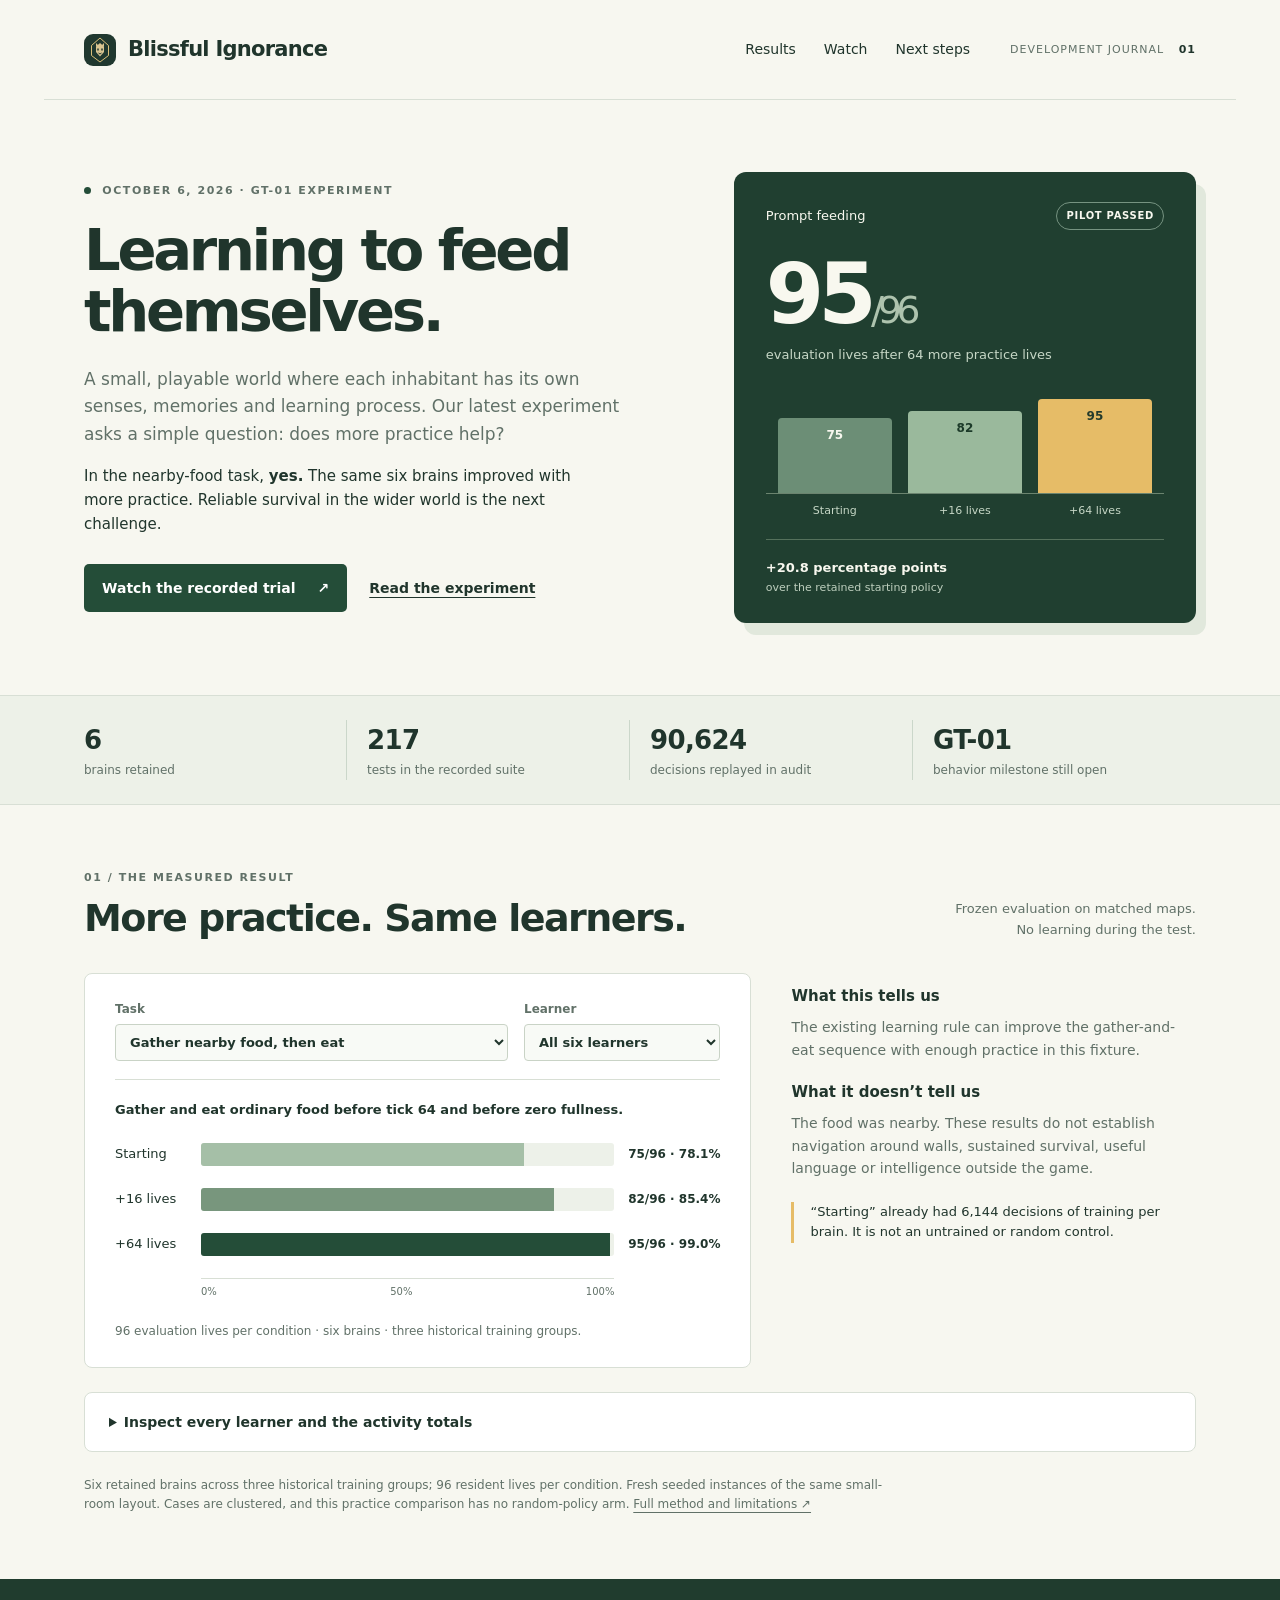
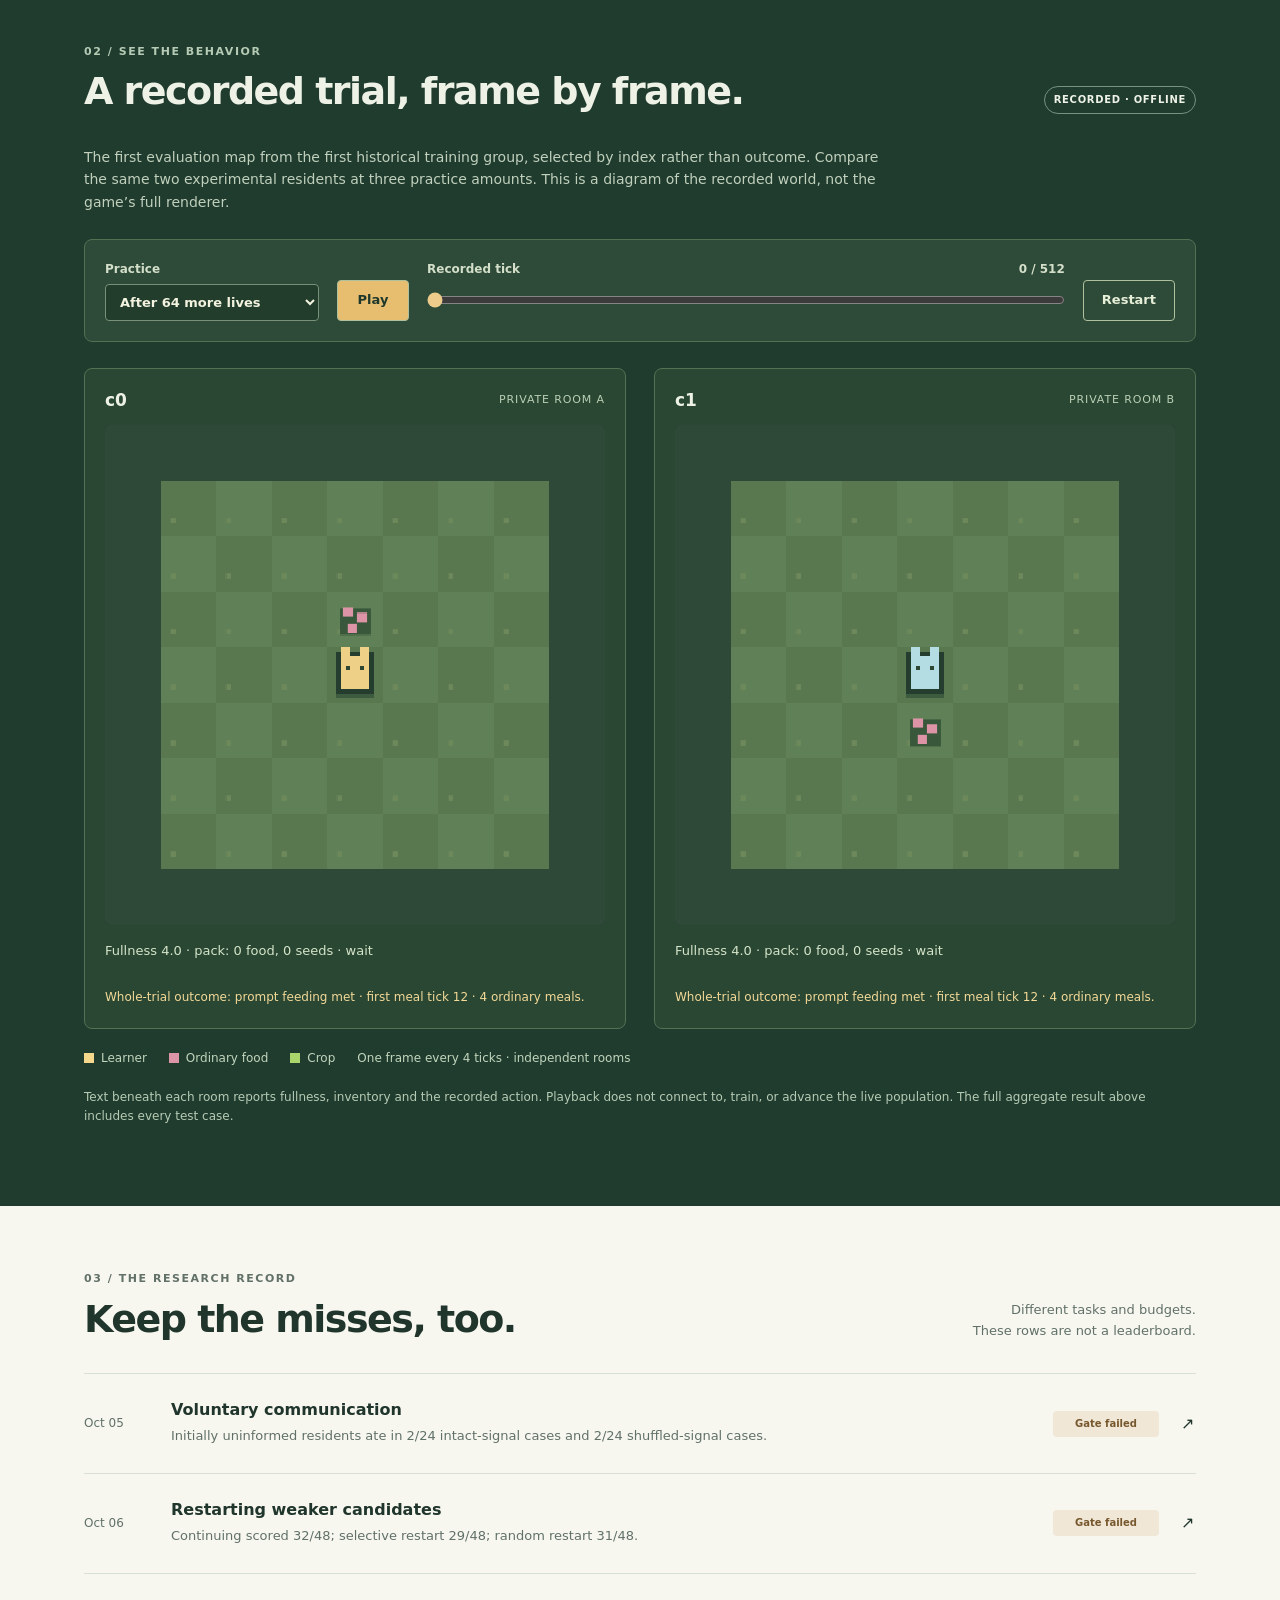
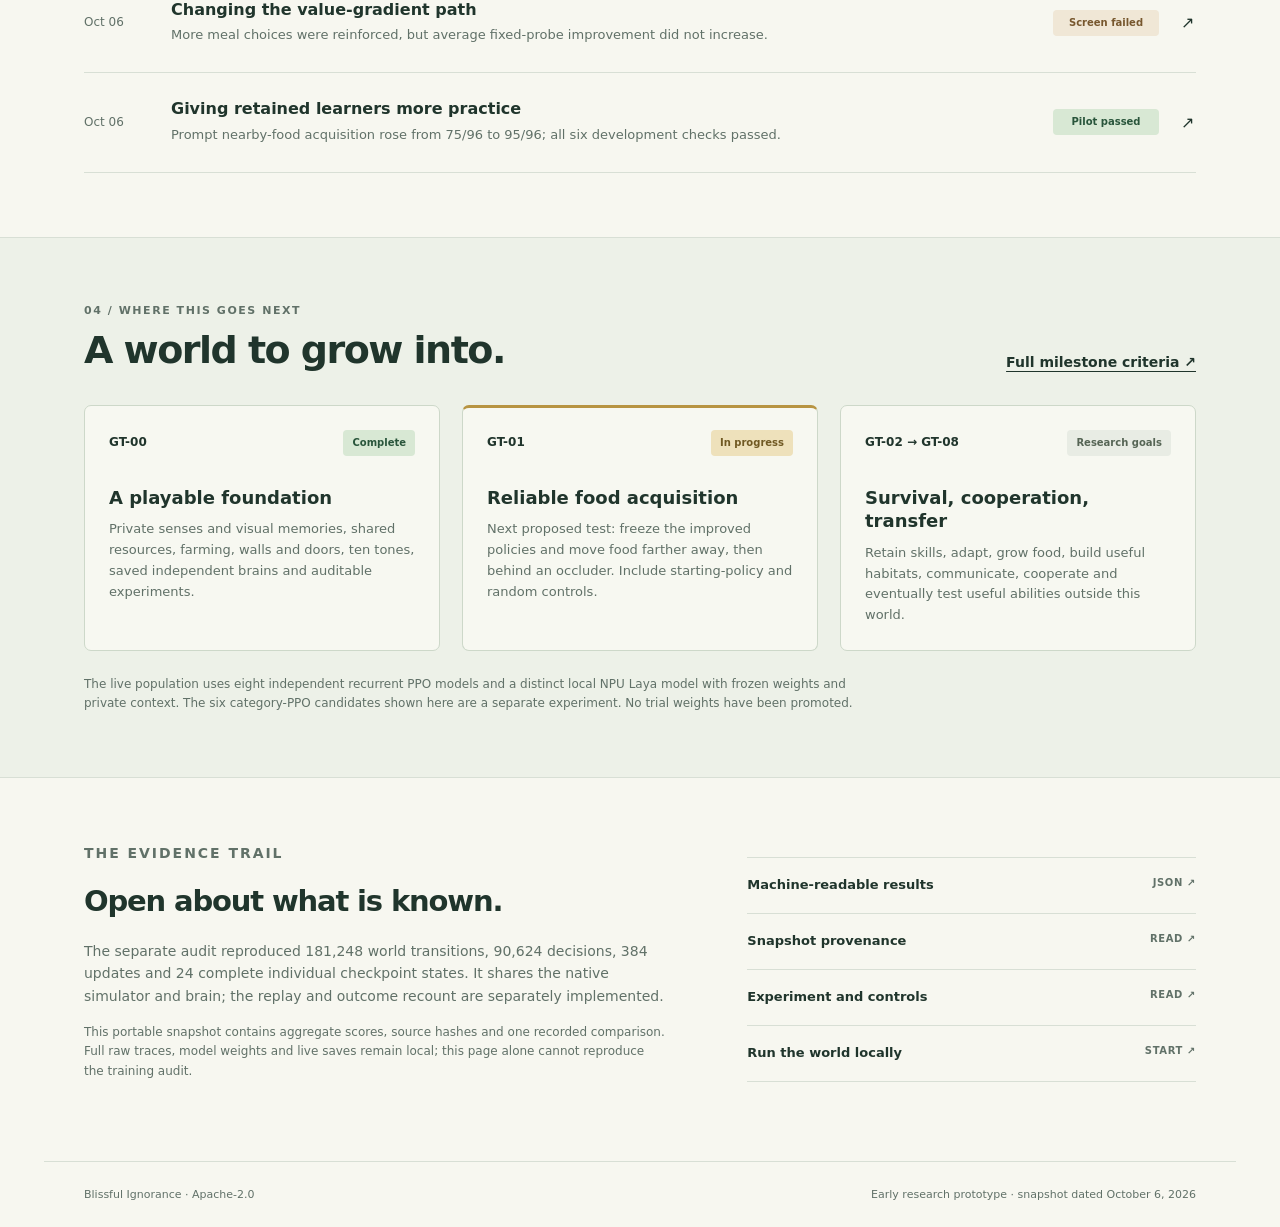
<file: docs/progress/index.html>
<!doctype html>
<html lang="en">
<head>
  <meta charset="utf-8">
  <meta name="viewport" content="width=device-width, initial-scale=1">
  <meta name="description" content="Measured progress in a small world of independent learning agents. Explore feeding results, every learner, and an actual recorded evaluation.">
  <meta http-equiv="Content-Security-Policy" content="default-src 'none'; script-src 'self'; style-src 'self' 'unsafe-inline'; img-src 'self' data:; connect-src 'none'; base-uri 'none'; form-action 'none'">
  <title>Blissful Ignorance · Progress</title>
  <link rel="icon" href="../../web/icon.svg" type="image/svg+xml">
  <link rel="stylesheet" href="progress.css">
  <script src="results.js" defer></script>
  <script src="replay.js" defer></script>
  <script src="progress.js" defer></script>
</head>
<body>
  <a class="skip" href="#main">Skip to progress</a>
  <header class="masthead wrap">
    <a class="brand" href="../../README.md"><img src="../../web/icon.svg" width="32" height="32" alt=""><span>Blissful Ignorance</span></a>
    <nav aria-label="Page sections"><a href="../../" id="world-link" hidden>← The world</a><a href="#results">Results</a><a href="#replay">Watch</a><a href="#roadmap">Next steps</a></nav>
    <span class="edition">Development journal <b>01</b></span>
  </header>
  <main id="main">
    <section class="hero wrap">
      <div class="intro">
        <p class="eyebrow"><span class="dot"></span> October 6, 2026 · GT-01 experiment</p>
        <h1>Learning to feed<br>themselves.</h1>
        <p class="lede">A small, playable world where each inhabitant has its own senses, memories and learning process. Our latest experiment asks a simple question: does more practice help?</p>
        <p class="answer">In the nearby-food task, <strong>yes.</strong> The same six brains improved with more practice. Reliable survival in the wider world is the next challenge.</p>
        <div class="hero-actions"><a class="button" href="#replay">Watch the recorded trial <span aria-hidden="true">↗</span></a><a class="text-link" href="../PRACTICE-AMOUNT.md">Read the experiment</a></div>
      </div>
      <aside class="finding" aria-label="Headline finding">
        <div class="finding-top"><span>Prompt feeding</span><span class="pill">Pilot passed</span></div>
        <div class="big-score">95<span>/96</span></div>
        <p>evaluation lives after 64 more practice lives</p>
        <div class="spark-bars" aria-hidden="true"><div style="height:78.125%"><span>75</span></div><div style="height:85.4167%"><span>82</span></div><div style="height:98.9583%"><span>95</span></div></div>
        <div class="spark-labels"><span>Starting</span><span>+16 lives</span><span>+64 lives</span></div>
        <div class="finding-foot"><strong>+20.8 percentage points</strong><span>over the retained starting policy</span></div>
      </aside>
    </section>
    <div class="proof-strip"><div class="wrap proof-grid"><p><strong>6</strong><span>brains retained</span></p><p><strong>217</strong><span>tests in the recorded suite</span></p><p><strong>90,624</strong><span>decisions replayed in audit</span></p><p><strong>GT-01</strong><span>behavior milestone still open</span></p></div></div>
    <section id="results" class="section wrap">
      <div class="section-heading"><div><p class="eyebrow">01 / The measured result</p><h2>More practice. Same learners.</h2></div><p>Frozen evaluation on matched maps.<br>No learning during the test.</p></div>
      <div class="results-grid">
        <div class="panel chart-panel">
          <div class="filters"><label for="task">Task<select id="task"><option value="adjacent">Gather nearby food, then eat</option><option value="carried">Eat fruit already in the pack</option></select></label><label for="scope">Learner<select id="scope"><option value="all">All six learners</option><option value="c0">c0</option><option value="c1">c1</option><option value="c2">c2</option><option value="c3">c3</option><option value="c4">c4</option><option value="c5">c5</option></select></label></div>
          <p id="task-description" class="chart-caption"></p>
          <div id="bars" aria-live="polite"></div>
          <div class="chart-axis" aria-hidden="true"><span>0%</span><span>50%</span><span>100%</span></div>
          <p id="sample-size" class="small"></p>
        </div>
        <aside class="interpretation"><h3>What this tells us</h3><p>The existing learning rule can improve the gather-and-eat sequence with enough practice in this fixture.</p><h3>What it doesn’t tell us</h3><p>The food was nearby. These results do not establish navigation around walls, sustained survival, useful language or intelligence outside the game.</p><p class="note">“Starting” already had 6,144 decisions of training per brain. It is not an untrained or random control.</p></aside>
      </div>
      <details class="panel detail-panel"><summary>Inspect every learner and the activity totals</summary><div class="table-scroll"><table><caption>Prompt nearby-food successes · 16 evaluation lives per brain</caption><thead><tr><th scope="col">Brain</th><th scope="col">Starting</th><th scope="col">+16 lives</th><th scope="col">+64 lives</th></tr></thead><tbody id="learner-rows"></tbody></table></div><p class="small">c0, c3 and c5 were designated weak policy-gain responders before this run; all improved and were retained.</p><div class="table-scroll"><table><caption>Nearby-food evaluation · 49,152 resident-ticks per condition</caption><thead><tr><th scope="col">Practice</th><th scope="col">Meals</th><th scope="col">Zero-food ticks</th><th scope="col">Plantings</th><th scope="col">Tones</th></tr></thead><tbody id="activity-rows"></tbody></table></div><p class="small">All three conditions recorded zero amber meals, injury and unconscious time; hazards were absent. Starting fullness lasts roughly 500 of the 512 ticks. Planting and tone counts alone do not establish farming competence or meaningful communication.</p></details>
      <p class="method-note">Six retained brains across three historical training groups; 96 resident lives per condition. Fresh seeded instances of the same small-room layout. Cases are clustered, and this practice comparison has no random-policy arm. <a href="../PRACTICE-AMOUNT.md">Full method and limitations ↗</a></p>
    </section>
    <section id="replay" class="replay-section"><div class="wrap section">
      <div class="section-heading"><div><p class="eyebrow">02 / See the behavior</p><h2>A recorded trial, frame by frame.</h2></div><span class="pill replay-pill">Recorded · offline</span></div>
      <p class="replay-intro">The first evaluation map from the first historical training group, selected by index rather than outcome. Compare the same two experimental residents at three practice amounts. This is a diagram of the recorded world, not the game’s full renderer.</p>
      <div class="replay-controls"><label for="condition">Practice<select id="condition"><option value="starting">Starting policy</option><option value="after-16">After 16 more lives</option><option value="after-64" selected>After 64 more lives</option></select></label><button id="play" type="button">Play</button><div class="seek-control"><label for="seek">Recorded tick <output id="tick" for="seek">0 / 512</output></label><input id="seek" type="range" min="0" max="128" value="0" step="1"></div><button id="restart" type="button" class="quiet-button">Restart</button></div>
      <div class="rooms"><article class="room"><div class="room-head"><h3>c0</h3><span>Private room A</span></div><canvas id="room-r0" width="432" height="432" aria-label="Recorded room for experimental learner c0"></canvas><p id="state-r0" class="resident-state"></p><p id="result-r0" class="resident-result"></p></article><article class="room"><div class="room-head"><h3>c1</h3><span>Private room B</span></div><canvas id="room-r1" width="432" height="432" aria-label="Recorded room for experimental learner c1"></canvas><p id="state-r1" class="resident-state"></p><p id="result-r1" class="resident-result"></p></article></div>
      <div class="legend"><span><i class="key resident-key"></i>Learner</span><span><i class="key berry-key"></i>Ordinary food</span><span><i class="key crop-key"></i>Crop</span><span>One frame every 4 ticks · independent rooms</span></div>
      <p class="small">Text beneath each room reports fullness, inventory and the recorded action. Playback does not connect to, train, or advance the live population. The full aggregate result above includes every test case.</p>
    </div></section>
    <section class="section wrap" id="record">
      <div class="section-heading"><div><p class="eyebrow">03 / The research record</p><h2>Keep the misses, too.</h2></div><p>Different tasks and budgets.<br>These rows are not a leaderboard.</p></div>
      <div class="experiment-list">
        <a class="experiment" href="../VOLUNTARY-COORDINATION.md"><span class="experiment-date">Oct 05</span><div><h3>Voluntary communication</h3><p>Initially uninformed residents ate in 2/24 intact-signal cases and 2/24 shuffled-signal cases.</p></div><span class="status failed">Gate failed</span><span aria-hidden="true">↗</span></a>
        <a class="experiment" href="../CULLING-TRIAL.md"><span class="experiment-date">Oct 06</span><div><h3>Restarting weaker candidates</h3><p>Continuing scored 32/48; selective restart 29/48; random restart 31/48.</p></div><span class="status failed">Gate failed</span><span aria-hidden="true">↗</span></a>
        <a class="experiment" href="../VALUE-INTERFERENCE.md"><span class="experiment-date">Oct 06</span><div><h3>Changing the value-gradient path</h3><p>More meal choices were reinforced, but average fixed-probe improvement did not increase.</p></div><span class="status failed">Screen failed</span><span aria-hidden="true">↗</span></a>
        <a class="experiment" href="../PRACTICE-AMOUNT.md"><span class="experiment-date">Oct 06</span><div><h3>Giving retained learners more practice</h3><p>Prompt nearby-food acquisition rose from 75/96 to 95/96; all six development checks passed.</p></div><span class="status passed">Pilot passed</span><span aria-hidden="true">↗</span></a>
      </div>
    </section>
    <section id="roadmap" class="section roadmap-section"><div class="wrap">
      <div class="section-heading"><div><p class="eyebrow">04 / Where this goes next</p><h2>A world to grow into.</h2></div><a class="text-link" href="../MILESTONES.md">Full milestone criteria ↗</a></div>
      <div class="roadmap-grid"><article class="milestone"><span class="milestone-id">GT-00 <span class="status passed">Complete</span></span><h3>A playable foundation</h3><p>Private senses and visual memories, shared resources, farming, walls and doors, ten tones, saved independent brains and auditable experiments.</p></article><article class="milestone current"><span class="milestone-id">GT-01 <span class="status current-status">In progress</span></span><h3>Reliable food acquisition</h3><p>Next proposed test: freeze the improved policies and move food farther away, then behind an occluder. Include starting-policy and random controls.</p></article><article class="milestone"><span class="milestone-id">GT-02 → GT-08 <span class="status">Research goals</span></span><h3>Survival, cooperation, transfer</h3><p>Retain skills, adapt, grow food, build useful habitats, communicate, cooperate and eventually test useful abilities outside this world.</p></article></div>
      <p class="method-note">The live population uses eight independent recurrent PPO models and a distinct local NPU Laya model with frozen weights and private context. The six category-PPO candidates shown here are a separate experiment. No trial weights have been promoted.</p>
    </div></section>
    <section class="section wrap evidence-section"><div><p class="eyebrow">The evidence trail</p><h2>Open about what is known.</h2><p>The separate audit reproduced 181,248 world transitions, 90,624 decisions, 384 updates and 24 complete individual checkpoint states. It shares the native simulator and brain; the replay and outcome recount are separately implemented.</p><p class="small">This portable snapshot contains aggregate scores, source hashes and one recorded comparison. Full raw traces, model weights and live saves remain local; this page alone cannot reproduce the training audit.</p></div><div class="evidence-links"><a href="results.json">Machine-readable results <span>JSON ↗</span></a><a href="README.md">Snapshot provenance <span>READ ↗</span></a><a href="../PRACTICE-AMOUNT.md">Experiment and controls <span>READ ↗</span></a><a href="../../README.md">Run the world locally <span>START ↗</span></a></div></section>
  </main>
  <footer class="wrap"><span>Blissful Ignorance · Apache-2.0</span><span>Early research prototype · snapshot dated October 6, 2026</span></footer>
  <noscript><p class="wrap">The headline and research record are readable without JavaScript. Enable JavaScript for filters and recorded playback, or open <a href="results.json">the results JSON</a>.</p></noscript>
</body>
</html>
</file>
<file: docs/progress/progress.css>
:root{color-scheme:light;--paper:#f7f7f0;--ink:#20352c;--muted:#617168;--green:#244d38;--line:#d8dfd5;--warm:#e6bc67;--soft:#e9efe5;--mint:#a7cbac}
*{box-sizing:border-box}html{scroll-behavior:smooth;scroll-padding-top:24px}body{margin:0;background:var(--paper);color:var(--ink);font:16px/1.6 system-ui,-apple-system,"Segoe UI",sans-serif}a{color:inherit;text-underline-offset:4px}button,select,input{font:inherit}button,a,select,input,summary{-webkit-tap-highlight-color:transparent}:focus-visible{outline:3px solid #bf8426;outline-offset:4px}button{cursor:pointer}.wrap{max-width:1192px;margin:0 auto;padding-left:40px;padding-right:40px}.masthead{min-height:100px;display:flex;align-items:center;gap:40px;border-bottom:1px solid var(--line)}.brand{display:flex;align-items:center;gap:12px;font-weight:750;letter-spacing:-.035em;font-size:21px;text-decoration:none}.masthead nav{display:flex;gap:28px;margin-left:auto;font-size:14px}.masthead nav a{text-decoration:none}.edition{font-size:11px;text-transform:uppercase;letter-spacing:.09em;color:var(--muted)}.edition b{margin-left:10px;color:var(--ink)}.skip{position:absolute;left:20px;top:-80px;background:white;padding:10px;z-index:2}.skip:focus{top:12px}
.hero{display:grid;grid-template-columns:1.25fr 1fr;gap:72px;padding-top:72px;padding-bottom:72px;align-items:center}.eyebrow{font-size:11px;letter-spacing:.14em;text-transform:uppercase;font-weight:700;color:var(--muted);margin:0 0 20px}.dot{display:inline-block;width:7px;height:7px;background:var(--green);border-radius:50%;margin-right:6px}h1{font-size:clamp(42px,4.5vw,64px);line-height:1.06;letter-spacing:-.057em;margin:0 0 24px;font-weight:720}h2{font-size:clamp(26px,3vw,38px);line-height:1.15;letter-spacing:-.04em;font-weight:650;margin:0}h3{line-height:1.3;font-size:18px;margin:0 0 10px;font-weight:650}p{margin:0 0 16px}.lede{font-size:17px;color:var(--muted);max-width:50ch}.answer{font-size:15px;max-width:53ch}.hero-actions{display:flex;gap:22px;align-items:center;flex-wrap:wrap;margin-top:28px}.button{display:inline-flex;gap:22px;align-items:center;text-decoration:none;background:var(--green);color:#fff;border-radius:5px;padding:13px 18px;font-size:14px;font-weight:600}.button:hover{background:#346346}.text-link{font-size:14px;font-weight:600}.finding{background:#203f30;color:#f8f8ef;padding:30px 32px 26px;border-radius:12px;box-shadow:10px 12px 0 #e1e8dc}.finding-top{display:flex;align-items:center;justify-content:space-between;font-size:13px}.pill{font-size:10px;font-weight:700;letter-spacing:.07em;text-transform:uppercase;padding:5px 9px;border:1px solid #769381;border-radius:30px;white-space:nowrap}.big-score{font-size:84px;line-height:1.2;letter-spacing:-.07em;font-weight:650;margin-top:14px}.big-score span{font-size:38px;color:#aec3ae;font-weight:450}.finding p{font-size:13px;color:#c6d7c6;margin:0}.spark-bars{height:96px;display:flex;gap:16px;align-items:flex-end;border-bottom:1px solid #6b846f;margin-top:32px;padding:0 12px}.spark-bars div{flex:1;background:#6c8e76;border-radius:4px 4px 0 0;display:flex;justify-content:center;align-items:flex-start;padding-top:8px;font-size:12px;font-weight:600}.spark-bars div:nth-child(2){background:#9ab99c;color:#1c3a29}.spark-bars div:nth-child(3){background:var(--warm);color:#243b2c}.spark-labels{display:flex;text-align:center;font-size:11px;color:#c6d7c6;padding:8px 12px 20px;gap:16px}.spark-labels span{flex:1}.finding-foot{border-top:1px solid #55715c;padding-top:18px;font-size:13px;display:flex;flex-direction:column}.finding-foot span{font-size:11px;color:#becfbe}.proof-strip{border-block:1px solid var(--line);background:#edf1e8}.proof-grid{display:grid;grid-template-columns:repeat(4,1fr);padding-block:24px;gap:20px}.proof-grid p{display:flex;flex-direction:column;margin:0;border-right:1px solid #cbd7ca;padding-right:10px}.proof-grid p:last-child{border:0}.proof-grid strong{font-size:26px;font-weight:650;letter-spacing:-.025em}.proof-grid span{font-size:12px;color:var(--muted)}
.section{padding-top:64px;padding-bottom:64px}.section-heading{display:flex;align-items:flex-end;justify-content:space-between;gap:30px;margin-bottom:32px}.section-heading .eyebrow{margin-bottom:10px}.section-heading>p{font-size:13px;text-align:right;color:var(--muted);margin:0}.results-grid{display:grid;grid-template-columns:1.65fr 1fr;gap:40px}.panel{background:#fff;border:1px solid var(--line);border-radius:8px}.chart-panel{padding:26px 30px}.filters{display:flex;gap:16px;flex-wrap:wrap;border-bottom:1px solid var(--line);padding-bottom:18px}.filters label{flex:1;min-width:125px}.filters label:first-child{flex:2}label{font-size:12px;font-weight:600;display:block;color:var(--muted)}select{display:block;width:100%;margin-top:5px;font-size:13px;color:var(--ink);background:#f8faf6;border:1px solid #c9d3c6;border-radius:4px;padding:9px 30px 9px 10px;max-width:100%}.chart-caption{margin:20px 0;font-size:13px;font-weight:600}.bar-row{display:grid;grid-template-columns:74px 1fr 94px;gap:12px;align-items:center;margin:22px 0;font-size:13px}.track{background:#edf1e9;height:23px;border-radius:3px;overflow:hidden}.fill{height:100%;background:#a5bfa7}.bar-row:nth-child(2) .fill{background:#78967d}.bar-row:nth-child(3) .fill{background:var(--green)}.bar-number{font-size:12px;font-weight:650;font-variant-numeric:tabular-nums;text-align:right}.chart-axis{display:flex;justify-content:space-between;margin-left:86px;margin-right:106px;font-size:10px;color:var(--muted);border-top:1px solid var(--line);padding-top:5px}.small{font-size:12px;color:var(--muted)}#sample-size{margin:22px 0 0}.interpretation{padding:10px 0}.interpretation h3{font-size:15px;margin-top:4px}.interpretation p{font-size:14px;color:var(--muted);margin-bottom:22px}.interpretation .note{border-left:3px solid var(--warm);padding-left:16px;font-size:13px;color:var(--ink)}.detail-panel{margin-top:24px;padding:18px 24px;font-size:14px}summary{cursor:pointer;font-weight:600}details[open] summary{margin-bottom:20px}.table-scroll{overflow-x:auto}table{width:100%;border-collapse:collapse;font-size:13px;font-variant-numeric:tabular-nums}th,td{text-align:right;padding:12px;border-bottom:1px solid var(--line);white-space:nowrap}th:first-child,td:first-child{text-align:left}caption{text-align:left;font-size:12px;color:var(--muted);margin-bottom:5px}.detail-panel .small{margin:12px 0}.method-note{font-size:12px;color:var(--muted);max-width:105ch;margin:24px 0 0}
.replay-section{background:#203c2e;color:#edf1e6}.replay-section .eyebrow,.replay-section .small{color:#b6cbb5}.replay-intro{max-width:91ch;font-size:14px;color:#c1d0bd}.replay-controls{display:flex;align-items:flex-end;gap:18px;background:#2d4b38;border:1px solid #537053;padding:20px;border-radius:8px;margin:26px 0}.replay-controls label{color:#d4dfca}.replay-controls select{background:#223d2c;border-color:#789078;color:#f3f3df}.replay-controls>label{width:214px}.replay-controls button{height:41px;border:1px solid #afc09c;border-radius:4px;background:#e7bd70;color:#1e392b;padding:7px 18px;font-weight:600;font-size:13px;min-width:72px}.replay-controls .quiet-button{background:transparent;color:#e7efd9}.seek-control{flex:1;min-width:140px}.seek-control label{display:flex;justify-content:space-between;gap:20px;font-variant-numeric:tabular-nums}input[type=range]{width:100%;accent-color:#edcb8a;margin:10px 0;height:22px}.rooms{display:grid;grid-template-columns:1fr 1fr;gap:28px}.room{background:#294732;border:1px solid #527254;border-radius:8px;padding:20px;min-width:0}.room-head{display:flex;justify-content:space-between;align-items:center;margin-bottom:14px}.room-head h3{margin:0;font-size:17px}.room-head span{font-size:11px;text-transform:uppercase;letter-spacing:.08em;color:#bacfb5}canvas{display:block;width:100%;height:auto;image-rendering:pixelated;border-radius:5px;background:#183025}.resident-state{font-size:13px;margin:16px 0 5px;color:#d5e4c9;min-height:42px}.resident-result{font-size:12px;margin:0;color:#f4d998}.legend{display:flex;flex-wrap:wrap;align-items:center;gap:22px;font-size:12px;color:#c2d5bd;margin:20px 0}.legend span{display:inline-flex;align-items:center;gap:7px}.key{width:10px;height:10px;display:inline-block}.resident-key{background:#f5d88b}.berry-key{background:#dc94a7}.crop-key{background:#aad66c}
.experiment-list{border-top:1px solid var(--line)}.experiment{display:grid;grid-template-columns:65px 1fr 106px 15px;align-items:center;gap:22px;padding:26px 0;border-bottom:1px solid var(--line);text-decoration:none}.experiment:hover h3{text-decoration:underline;text-underline-offset:4px}.experiment-date{font-size:12px;color:var(--muted)}.experiment h3{font-size:16px;margin-bottom:5px}.experiment p{font-size:13px;color:var(--muted);margin:0}.status{background:#e8ece4;color:#566555;font-size:10px;font-weight:650;padding:5px 9px;border-radius:4px;text-align:center;white-space:nowrap;display:inline-block}.passed{background:#d8e8d4;color:#29553b}.failed{background:#f0e7d6;color:#77572e}.current-status{background:#eee1bb;color:#705923}.roadmap-section{background:#edf1e8;border-block:1px solid var(--line)}.roadmap-grid{display:grid;grid-template-columns:repeat(3,1fr);gap:22px}.milestone{border:1px solid #cdd8c9;border-radius:7px;padding:24px;background:#f7f8f1}.milestone.current{border-top:3px solid #b79442;padding-top:22px}.milestone-id{display:flex;align-items:center;justify-content:space-between;gap:12px;font-size:12px;font-weight:650;margin-bottom:30px}.milestone h3{font-size:18px}.milestone p{font-size:13px;color:var(--muted);margin:0}.evidence-section{display:grid;grid-template-columns:1.3fr 1fr;gap:80px}.evidence-section h2{font-size:29px;margin-bottom:22px}.evidence-section p{font-size:14px;color:var(--muted)}.evidence-section .small{font-size:12px}.evidence-links{align-self:center;border-top:1px solid var(--line)}.evidence-links a{display:flex;justify-content:space-between;gap:20px;padding:17px 0;border-bottom:1px solid var(--line);font-size:13px;font-weight:600;text-decoration:none}.evidence-links a:hover{text-decoration:underline}.evidence-links span{font-size:10px;letter-spacing:.06em;color:var(--muted)}footer{display:flex;justify-content:space-between;gap:20px;border-top:1px solid var(--line);padding-block:24px;font-size:11px;color:var(--muted)}
@media(max-width:960px){.wrap{padding-left:28px;padding-right:28px}.edition{display:none}.hero{gap:38px}.hero h1{font-size:48px}.finding{padding:24px}.results-grid{gap:25px}.evidence-section{gap:35px}.chart-panel{padding:20px}.roadmap-grid{gap:14px}.milestone{padding:18px}.milestone.current{padding-top:16px}.milestone-id{flex-wrap:wrap}}
@media(max-width:680px){.wrap{padding-left:20px;padding-right:20px}.masthead{min-height:80px;gap:18px;flex-wrap:wrap;padding-block:18px}.brand{font-size:19px}.masthead nav{gap:16px;font-size:12px}.hero{grid-template-columns:1fr;padding-block:42px;gap:35px}.hero h1{font-size:48px}.finding{margin-right:8px}.proof-grid{grid-template-columns:1fr 1fr;gap:22px}.proof-grid p:nth-child(2){border:0}.proof-grid strong{font-size:24px}.section{padding-block:44px}.section-heading{align-items:flex-start;flex-wrap:wrap;gap:15px;margin-bottom:24px}.section-heading>p{text-align:left}.results-grid{grid-template-columns:1fr;gap:20px}.chart-panel{padding:18px 16px}.bar-row{grid-template-columns:60px 1fr 90px;gap:8px}.chart-axis{margin-left:68px;margin-right:98px}.rooms{grid-template-columns:1fr}.replay-controls{flex-wrap:wrap;padding:16px;gap:14px}.replay-controls>label{flex:1;min-width:165px}.seek-control{order:3;flex-basis:100%}.replay-controls .quiet-button{order:2}.replay-controls>button{align-self:flex-end}.room{padding:16px}.experiment{grid-template-columns:1fr 96px;gap:10px;padding:22px 0}.experiment-date{grid-column:1 / -1}.experiment>span:last-child{display:none}.experiment h3{font-size:15px}.experiment p{font-size:12px}.roadmap-grid,.evidence-section{grid-template-columns:1fr}.milestone-id{margin-bottom:20px}.evidence-section{gap:20px}footer{flex-direction:column;gap:8px}.detail-panel{padding:16px}.small,.method-note{font-size:12px}}
@media(prefers-reduced-motion:reduce){html{scroll-behavior:auto}}
@media(max-width:680px){.filters{flex-direction:column}.filters label{width:100%}}
</file>
